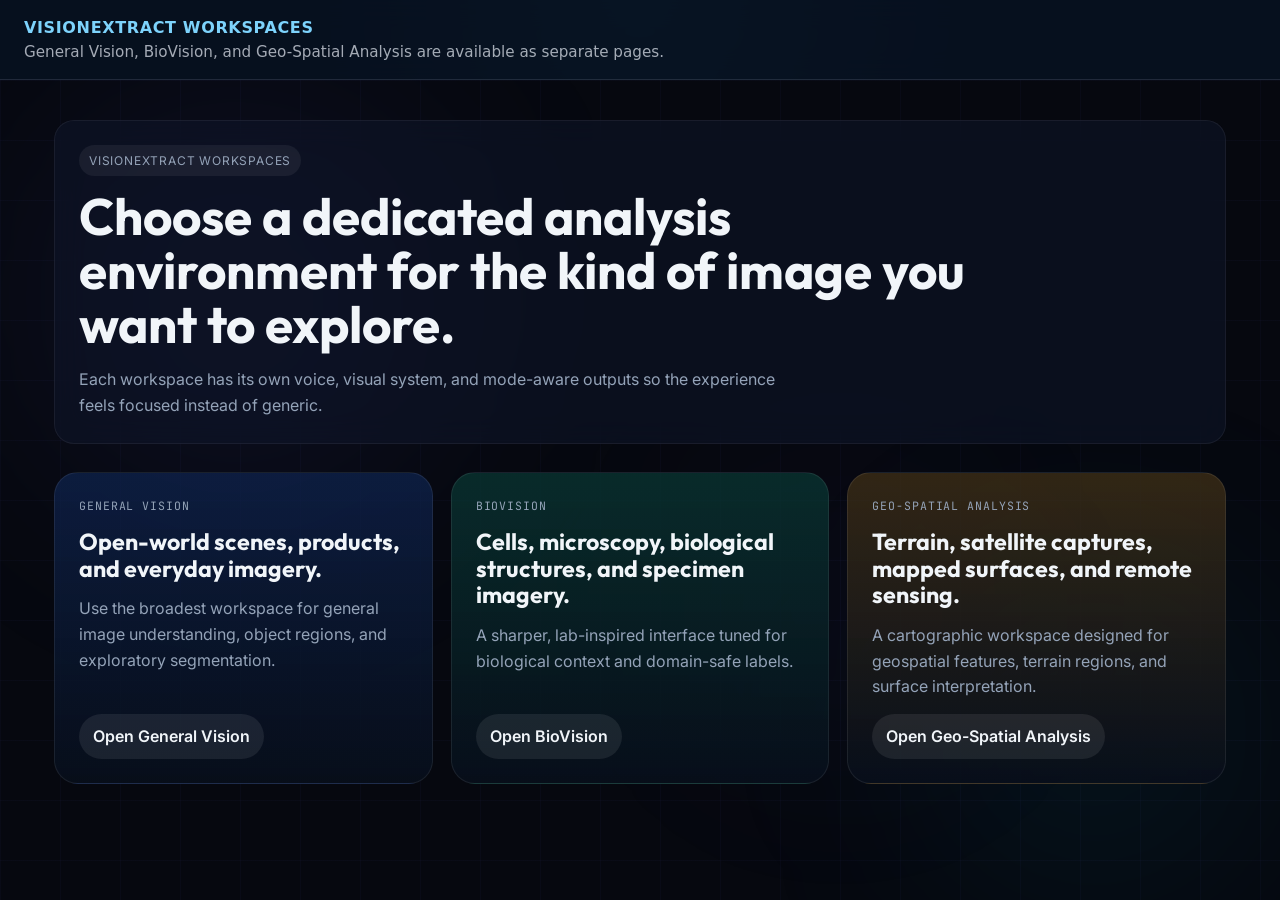
<file: index.html>
<!DOCTYPE html>
<html lang="en">
<head>
    <meta charset="UTF-8">
    <meta name="viewport" content="width=device-width, initial-scale=1.0">
    <title>VisionExtract</title>
    <style>
        :root {
            color-scheme: dark;
        }

        * {
            box-sizing: border-box;
        }

        body {
            margin: 0;
            min-height: 100vh;
            background:
                radial-gradient(circle at top, rgba(34, 211, 238, 0.18), transparent 28%),
                radial-gradient(circle at bottom right, rgba(99, 102, 241, 0.18), transparent 35%),
                #07111f;
            color: #f8fafc;
            font-family: Inter, system-ui, sans-serif;
        }

        .shell {
            min-height: 100vh;
            display: grid;
            grid-template-rows: auto 1fr;
        }

        .bar {
            padding: 18px 24px;
            border-bottom: 1px solid rgba(148, 163, 184, 0.18);
            background: rgba(7, 17, 31, 0.88);
            backdrop-filter: blur(14px);
        }

        .title {
            margin: 0;
            font-size: 1rem;
            font-weight: 600;
            letter-spacing: 0.04em;
            text-transform: uppercase;
            color: #7dd3fc;
        }

        .subtitle {
            margin: 6px 0 0;
            color: rgba(226, 232, 240, 0.72);
            font-size: 0.95rem;
        }

        iframe {
            width: 100%;
            height: 100%;
            border: 0;
            background: transparent;
        }
    </style>
</head>
<body>
    <div class="shell">
        <header class="bar">
            <h1 class="title">VisionExtract Workspaces</h1>
            <p class="subtitle">General Vision, BioVision, and Geo-Spatial Analysis are available as separate pages.</p>
        </header>
        <iframe src="/frontend/index.html" title="VisionExtract Workspaces"></iframe>
    </div>
</body>
</html>
</file>
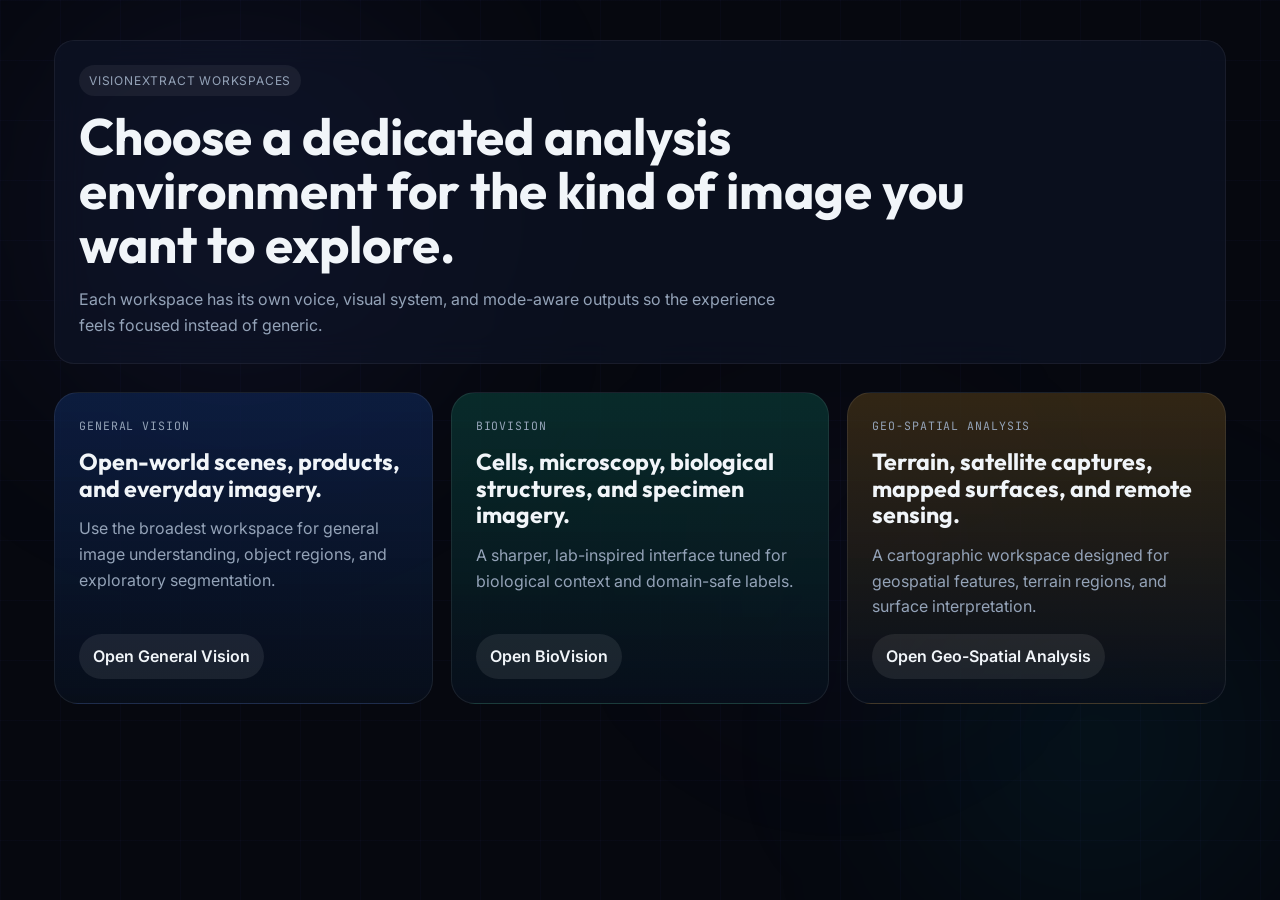
<file: frontend/index.html>
<!DOCTYPE html>
<html lang="en">
<head>
    <meta charset="UTF-8">
    <meta name="viewport" content="width=device-width, initial-scale=1.0">
    <title>VisionExtract | Domain Launcher</title>
    <meta name="description" content="Launch dedicated analysis workspaces for General Vision, BioVision, and Geo-Spatial Analysis.">
    <link rel="preconnect" href="https://fonts.googleapis.com">
    <link rel="preconnect" href="https://fonts.gstatic.com" crossorigin>
    <link href="https://fonts.googleapis.com/css2?family=Outfit:wght@300;400;500;600;700;800&family=Inter:wght@300;400;500;600;700&family=JetBrains+Mono:wght@400;500&display=swap" rel="stylesheet">
    <link rel="stylesheet" href="css/style.css">
</head>
<body class="launcher-page">
    <div class="bg-grid"></div>
    <div class="bg-glow bg-glow-1"></div>
    <div class="bg-glow bg-glow-2"></div>
    <div class="bg-glow bg-glow-3"></div>

    <main class="launcher-shell">
        <section class="launcher-hero glass-card">
            <div class="launcher-kicker">VisionExtract Workspaces</div>
            <h1>Choose a dedicated analysis environment for the kind of image you want to explore.</h1>
            <p class="launcher-copy">
                Each workspace has its own voice, visual system, and mode-aware outputs so the experience
                feels focused instead of generic.
            </p>
        </section>

        <section class="launcher-grid">
            <a class="launcher-card launcher-general" href="general-vision.html">
                <div class="launcher-card-eyebrow">General Vision</div>
                <h2>Open-world scenes, products, and everyday imagery.</h2>
                <p>Use the broadest workspace for general image understanding, object regions, and exploratory segmentation.</p>
                <span class="launcher-cta">Open General Vision</span>
            </a>

            <a class="launcher-card launcher-bio" href="biovision.html">
                <div class="launcher-card-eyebrow">BioVision</div>
                <h2>Cells, microscopy, biological structures, and specimen imagery.</h2>
                <p>A sharper, lab-inspired interface tuned for biological context and domain-safe labels.</p>
                <span class="launcher-cta">Open BioVision</span>
            </a>

            <a class="launcher-card launcher-space" href="geospatial-analysis.html">
                <div class="launcher-card-eyebrow">Geo-Spatial Analysis</div>
                <h2>Terrain, satellite captures, mapped surfaces, and remote sensing.</h2>
                <p>A cartographic workspace designed for geospatial features, terrain regions, and surface interpretation.</p>
                <span class="launcher-cta">Open Geo-Spatial Analysis</span>
            </a>
        </section>
    </main>
</body>
</html>
</file>
<file: frontend/css/style.css>
/* ════════════════════════════════════════════════════════════
   VisionExtract 2.0 — Premium Design System
   Dark glassmorphic theme with neon accents and micro-animations
   ════════════════════════════════════════════════════════════ */

/* ── Design Tokens ─────────────────────────────────────────── */
:root {
    /* Base Colors */
    --bg-base: #06080f;
    --bg-surface: #0c1120;
    --bg-elevated: #111827;
    --bg-card: rgba(17, 24, 39, 0.6);

    /* Glass */
    --glass-bg: rgba(15, 23, 42, 0.55);
    --glass-border: rgba(255, 255, 255, 0.06);
    --glass-hover: rgba(255, 255, 255, 0.04);

    /* Text */
    --text-primary: #f1f5f9;
    --text-secondary: #94a3b8;
    --text-muted: #64748b;
    --text-dim: #475569;

    /* Accent Palette */
    --accent-indigo: #818cf8;
    --accent-cyan: #22d3ee;
    --accent-violet: #a78bfa;
    --accent-emerald: #34d399;
    --accent-rose: #fb7185;
    --accent-amber: #fbbf24;
    --accent-sky: #38bdf8;

    /* Gradients */
    --gradient-primary: linear-gradient(135deg, #6366f1, #06b6d4);
    --gradient-bio: linear-gradient(135deg, #10b981, #06b6d4);
    --gradient-space: linear-gradient(135deg, #8b5cf6, #6366f1);
    --gradient-surface: linear-gradient(135deg, rgba(99, 102, 241, 0.1), rgba(6, 182, 212, 0.05));

    /* Shadows */
    --shadow-sm: 0 1px 2px rgba(0, 0, 0, 0.3);
    --shadow-md: 0 4px 16px rgba(0, 0, 0, 0.4);
    --shadow-lg: 0 12px 40px rgba(0, 0, 0, 0.5);
    --shadow-glow-indigo: 0 0 30px rgba(99, 102, 241, 0.15);
    --shadow-glow-cyan: 0 0 30px rgba(34, 211, 238, 0.15);

    /* Borders */
    --radius-xs: 6px;
    --radius-sm: 8px;
    --radius-md: 12px;
    --radius-lg: 16px;
    --radius-xl: 20px;
    --radius-2xl: 24px;
    --radius-full: 9999px;

    /* Typography */
    --font-heading: 'Outfit', system-ui, sans-serif;
    --font-body: 'Inter', system-ui, sans-serif;
    --font-mono: 'JetBrains Mono', 'Fira Code', monospace;

    /* Transitions */
    --transition-fast: 150ms cubic-bezier(0.4, 0, 0.2, 1);
    --transition-base: 250ms cubic-bezier(0.4, 0, 0.2, 1);
    --transition-slow: 400ms cubic-bezier(0.4, 0, 0.2, 1);
    --transition-spring: 500ms cubic-bezier(0.34, 1.56, 0.64, 1);
}


/* ── Reset & Base ──────────────────────────────────────────── */
*, *::before, *::after {
    box-sizing: border-box;
    margin: 0;
    padding: 0;
}

html {
    scroll-behavior: smooth;
    -webkit-font-smoothing: antialiased;
    -moz-osx-font-smoothing: grayscale;
}

body {
    font-family: var(--font-body);
    background: var(--bg-base);
    color: var(--text-primary);
    line-height: 1.6;
    min-height: 100vh;
    overflow-x: hidden;
}

body.mode-general {
    --gradient-primary: linear-gradient(135deg, #2563eb, #22d3ee);
}

body.mode-bio {
    --gradient-primary: linear-gradient(135deg, #10b981, #14b8a6);
    --accent-indigo: #34d399;
}

body.mode-space {
    --gradient-primary: linear-gradient(135deg, #f59e0b, #f97316);
    --accent-indigo: #fbbf24;
}

body.launcher-page {
    min-height: 100vh;
}

body.workspace-page {
    min-height: 100vh;
}

body.workspace-general-page {
    background:
        radial-gradient(circle at 15% 15%, rgba(37, 99, 235, 0.18), transparent 24%),
        radial-gradient(circle at 82% 18%, rgba(34, 211, 238, 0.16), transparent 22%),
        var(--bg-base);
}

body.workspace-bio-page {
    background:
        radial-gradient(circle at 14% 14%, rgba(16, 185, 129, 0.18), transparent 24%),
        radial-gradient(circle at 88% 20%, rgba(20, 184, 166, 0.15), transparent 24%),
        linear-gradient(180deg, rgba(7, 18, 14, 0.95), var(--bg-base));
}

body.workspace-space-page {
    background:
        radial-gradient(circle at 12% 16%, rgba(245, 158, 11, 0.18), transparent 25%),
        radial-gradient(circle at 84% 18%, rgba(249, 115, 22, 0.14), transparent 24%),
        linear-gradient(180deg, rgba(24, 16, 8, 0.9), var(--bg-base));
}

/* ── Animated Background ──────────────────────────────────── */
.bg-grid {
    position: fixed;
    inset: 0;
    z-index: -2;
    background-image:
        linear-gradient(rgba(99, 102, 241, 0.03) 1px, transparent 1px),
        linear-gradient(90deg, rgba(99, 102, 241, 0.03) 1px, transparent 1px);
    background-size: 60px 60px;
}

.bg-glow {
    position: fixed;
    border-radius: 50%;
    filter: blur(100px);
    z-index: -1;
    animation: floatGlow 20s ease-in-out infinite;
}
.bg-glow-1 {
    width: 600px; height: 600px;
    top: -10%; left: -5%;
    background: radial-gradient(circle, rgba(99, 102, 241, 0.12), transparent 70%);
}
.bg-glow-2 {
    width: 500px; height: 500px;
    bottom: -10%; right: -5%;
    background: radial-gradient(circle, rgba(6, 182, 212, 0.1), transparent 70%);
    animation-delay: -7s;
}
.bg-glow-3 {
    width: 400px; height: 400px;
    top: 40%; left: 50%;
    background: radial-gradient(circle, rgba(139, 92, 246, 0.06), transparent 70%);
    animation-delay: -14s;
}

@keyframes floatGlow {
    0%, 100% { transform: translate(0, 0) scale(1); }
    33% { transform: translate(30px, -40px) scale(1.1); }
    66% { transform: translate(-20px, 30px) scale(0.95); }
}


/* ── App Container ─────────────────────────────────────────── */
#app {
    max-width: 1200px;
    margin: 0 auto;
    padding: 20px 24px 60px;
    display: flex;
    flex-direction: column;
    gap: 28px;
}

.launcher-shell {
    max-width: 1220px;
    margin: 0 auto;
    padding: 40px 24px 64px;
    display: flex;
    flex-direction: column;
    gap: 28px;
}

.launcher-hero {
    padding: 32px;
    background:
        radial-gradient(circle at top left, rgba(34, 211, 238, 0.12), transparent 35%),
        radial-gradient(circle at bottom right, rgba(129, 140, 248, 0.16), transparent 35%),
        var(--glass-bg);
}

.launcher-kicker {
    display: inline-flex;
    padding: 6px 10px;
    border-radius: var(--radius-full);
    background: rgba(255, 255, 255, 0.06);
    color: var(--text-secondary);
    font-size: 0.75rem;
    text-transform: uppercase;
    letter-spacing: 0.8px;
    margin-bottom: 14px;
}

.launcher-hero h1 {
    font-family: var(--font-heading);
    font-size: clamp(2.2rem, 4vw, 4rem);
    line-height: 1.05;
    max-width: 900px;
}

.launcher-copy {
    margin-top: 16px;
    max-width: 720px;
    color: var(--text-secondary);
    font-size: 1rem;
}

.launcher-grid {
    display: grid;
    grid-template-columns: repeat(3, minmax(0, 1fr));
    gap: 18px;
}

.launcher-card {
    display: flex;
    flex-direction: column;
    gap: 14px;
    min-height: 300px;
    padding: 24px;
    border-radius: var(--radius-2xl);
    text-decoration: none;
    color: var(--text-primary);
    border: 1px solid rgba(255, 255, 255, 0.08);
    background: rgba(8, 15, 27, 0.72);
    transition: transform var(--transition-base), border-color var(--transition-base), box-shadow var(--transition-base);
}

.launcher-card:hover {
    transform: translateY(-4px);
}

.launcher-general {
    background:
        linear-gradient(180deg, rgba(37, 99, 235, 0.18), rgba(8, 15, 27, 0.78)),
        rgba(8, 15, 27, 0.72);
    box-shadow: 0 0 0 rgba(0, 0, 0, 0);
}

.launcher-bio {
    background:
        linear-gradient(180deg, rgba(16, 185, 129, 0.18), rgba(8, 15, 27, 0.78)),
        rgba(8, 15, 27, 0.72);
}

.launcher-space {
    background:
        linear-gradient(180deg, rgba(245, 158, 11, 0.18), rgba(8, 15, 27, 0.78)),
        rgba(8, 15, 27, 0.72);
}

.launcher-card-eyebrow {
    font-family: var(--font-mono);
    font-size: 0.72rem;
    text-transform: uppercase;
    letter-spacing: 0.9px;
    color: var(--text-secondary);
}

.launcher-card h2 {
    font-family: var(--font-heading);
    font-size: 1.45rem;
    line-height: 1.15;
}

.launcher-card p {
    color: var(--text-secondary);
}

.launcher-cta {
    margin-top: auto;
    display: inline-flex;
    align-items: center;
    width: fit-content;
    padding: 10px 14px;
    border-radius: var(--radius-full);
    background: rgba(255, 255, 255, 0.08);
    font-weight: 600;
}


/* ── Header ────────────────────────────────────────────────── */
.app-header {
    text-align: center;
    padding: 36px 0 12px;
}

.workspace-topbar {
    display: flex;
    justify-content: flex-start;
    margin-bottom: 18px;
}

.workspace-backlink {
    color: var(--text-secondary);
    text-decoration: none;
    font-size: 0.88rem;
}

.workspace-backlink:hover {
    color: var(--text-primary);
}

.header-inner {
    display: flex;
    align-items: center;
    justify-content: space-between;
    margin-bottom: 8px;
}

.brand {
    display: flex;
    align-items: center;
    gap: 12px;
}

.brand-icon {
    flex-shrink: 0;
    filter: drop-shadow(0 0 12px rgba(99, 102, 241, 0.4));
}

.brand h1 {
    font-family: var(--font-heading);
    font-size: 2.2rem;
    font-weight: 800;
    letter-spacing: -0.5px;
    line-height: 1;
}

.text-gradient {
    background: var(--gradient-primary);
    -webkit-background-clip: text;
    -webkit-text-fill-color: transparent;
    background-clip: text;
}



.header-status {
    display: flex;
    align-items: center;
    gap: 12px;
}

.status-indicator {
    display: flex;
    align-items: center;
    gap: 6px;
    font-size: 0.8rem;
    color: var(--text-muted);
}

.status-dot {
    width: 8px;
    height: 8px;
    border-radius: 50%;
    background: var(--text-muted);
    transition: background var(--transition-base);
}

.status-dot.online {
    background: var(--accent-emerald);
    box-shadow: 0 0 8px rgba(52, 211, 153, 0.5);
    animation: pulse-dot 2s ease infinite;
}

@keyframes pulse-dot {
    0%, 100% { opacity: 1; }
    50% { opacity: 0.5; }
}

.device-badge {
    font-family: var(--font-mono);
    font-size: 0.7rem;
    font-weight: 500;
    padding: 3px 10px;
    border-radius: var(--radius-full);
    background: rgba(99, 102, 241, 0.15);
    color: var(--accent-indigo);
    border: 1px solid rgba(99, 102, 241, 0.2);
}

.header-subtitle {
    font-size: 0.95rem;
    color: var(--text-secondary);
    margin-top: 4px;
    text-align: center;
}

.mode-hero {
    position: relative;
    overflow: hidden;
    background:
        radial-gradient(circle at top right, rgba(255, 255, 255, 0.08), transparent 28%),
        linear-gradient(135deg, rgba(255, 255, 255, 0.04), rgba(255, 255, 255, 0.01)),
        var(--glass-bg);
}

.mode-hero-grid {
    display: grid;
    grid-template-columns: 1.2fr 0.8fr;
    gap: 24px;
    align-items: center;
}

.mode-hero-kicker {
    color: var(--text-secondary);
    font-size: 0.76rem;
    text-transform: uppercase;
    letter-spacing: 0.9px;
    margin-bottom: 10px;
}

.mode-hero-title {
    font-family: var(--font-heading);
    font-size: clamp(2rem, 3vw, 3rem);
    line-height: 1.02;
}

.mode-hero-copy {
    margin-top: 14px;
    max-width: 640px;
    color: var(--text-secondary);
}

.mode-hero-pillars {
    display: flex;
    flex-wrap: wrap;
    gap: 10px;
    justify-content: flex-end;
}

.mode-hero-pill {
    padding: 10px 14px;
    border-radius: var(--radius-full);
    background: rgba(255, 255, 255, 0.06);
    border: 1px solid rgba(255, 255, 255, 0.08);
    font-size: 0.8rem;
    color: var(--text-primary);
}

.workspace-signature {
    position: relative;
    min-height: 220px;
    padding: 22px;
    border-radius: var(--radius-xl);
    border: 1px solid rgba(255, 255, 255, 0.08);
    overflow: hidden;
    display: flex;
    flex-direction: column;
    justify-content: space-between;
    gap: 18px;
}

.workspace-signature::before {
    content: "";
    position: absolute;
    inset: auto -40px -50px auto;
    width: 180px;
    height: 180px;
    border-radius: 50%;
    opacity: 0.35;
    filter: blur(10px);
}

.workspace-signature-title {
    position: relative;
    z-index: 1;
    font-family: var(--font-heading);
    font-size: 1.2rem;
    font-weight: 700;
}

.workspace-signature-copy {
    position: relative;
    z-index: 1;
    color: var(--text-secondary);
    max-width: 320px;
}

.workspace-signature .mode-hero-pillars {
    justify-content: flex-start;
    position: relative;
    z-index: 1;
}

.mode-hero-general {
    background:
        radial-gradient(circle at top right, rgba(34, 211, 238, 0.16), transparent 28%),
        linear-gradient(135deg, rgba(37, 99, 235, 0.18), rgba(34, 211, 238, 0.06)),
        var(--glass-bg);
}

.mode-hero-bio {
    background:
        radial-gradient(circle at top right, rgba(16, 185, 129, 0.18), transparent 28%),
        linear-gradient(135deg, rgba(16, 185, 129, 0.16), rgba(20, 184, 166, 0.05)),
        var(--glass-bg);
}

.mode-hero-space {
    background:
        radial-gradient(circle at top right, rgba(245, 158, 11, 0.18), transparent 28%),
        linear-gradient(135deg, rgba(245, 158, 11, 0.16), rgba(249, 115, 22, 0.05)),
        var(--glass-bg);
}

.workspace-signature-general {
    background:
        linear-gradient(135deg, rgba(37, 99, 235, 0.18), rgba(34, 211, 238, 0.08)),
        rgba(7, 14, 31, 0.6);
}

.workspace-signature-general::before {
    background: radial-gradient(circle, rgba(34, 211, 238, 0.7), transparent 65%);
}

.workspace-signature-bio {
    background:
        linear-gradient(135deg, rgba(16, 185, 129, 0.2), rgba(20, 184, 166, 0.08)),
        rgba(8, 22, 18, 0.62);
}

.workspace-signature-bio::before {
    background: radial-gradient(circle, rgba(52, 211, 153, 0.72), transparent 65%);
}

.workspace-signature-space {
    background:
        linear-gradient(135deg, rgba(245, 158, 11, 0.22), rgba(249, 115, 22, 0.08)),
        rgba(27, 18, 10, 0.62);
}

.workspace-signature-space::before {
    background: radial-gradient(circle, rgba(251, 191, 36, 0.72), transparent 65%);
}


/* ── Mode Selector ─────────────────────────────────────────── */
.mode-selector {
    display: flex;
    justify-content: center;
}

.mode-options {
    display: flex;
    gap: 8px;
    padding: 6px;
    background: var(--glass-bg);
    backdrop-filter: blur(16px);
    -webkit-backdrop-filter: blur(16px);
    border: 1px solid var(--glass-border);
    border-radius: var(--radius-xl);
}

.mode-btn {
    display: flex;
    flex-direction: column;
    align-items: center;
    gap: 2px;
    padding: 12px 28px;
    border: 1px solid transparent;
    border-radius: var(--radius-lg);
    background: transparent;
    color: var(--text-secondary);
    cursor: pointer;
    transition: all var(--transition-base);
    font-family: var(--font-body);
    position: relative;
    overflow: hidden;
}

.mode-btn:hover {
    background: var(--glass-hover);
    color: var(--text-primary);
}

.mode-btn.active {
    background: rgba(99, 102, 241, 0.12);
    border-color: rgba(99, 102, 241, 0.25);
    color: var(--text-primary);
    box-shadow: var(--shadow-glow-indigo);
}

.mode-btn.active[data-mode="bio"] {
    background: rgba(16, 185, 129, 0.12);
    border-color: rgba(16, 185, 129, 0.25);
    box-shadow: 0 0 30px rgba(16, 185, 129, 0.15);
}

.mode-btn.active[data-mode="space"] {
    background: rgba(139, 92, 246, 0.12);
    border-color: rgba(139, 92, 246, 0.25);
    box-shadow: 0 0 30px rgba(139, 92, 246, 0.15);
}

.mode-icon {
    font-size: 1.4rem;
}

.mode-label {
    font-weight: 600;
    font-size: 0.85rem;
}

.mode-desc {
    font-size: 0.68rem;
    color: var(--text-muted);
}


/* ── Glass Cards ───────────────────────────────────────────── */
.glass-card {
    background: var(--glass-bg);
    backdrop-filter: blur(16px);
    -webkit-backdrop-filter: blur(16px);
    border: 1px solid var(--glass-border);
    border-radius: var(--radius-xl);
    padding: 24px;
    transition: border-color var(--transition-base), box-shadow var(--transition-base);
}

.glass-card:hover {
    border-color: rgba(255, 255, 255, 0.1);
}


/* ── Input Section ─────────────────────────────────────────── */
.input-grid {
    display: grid;
    grid-template-columns: 1fr 1fr;
    gap: 20px;
}

.input-card {
    display: flex;
    flex-direction: column;
    gap: 16px;
}

.card-icon-header {
    display: flex;
    align-items: center;
    gap: 14px;
}

.icon-circle {
    width: 44px;
    height: 44px;
    border-radius: var(--radius-md);
    background: rgba(99, 102, 241, 0.12);
    color: var(--accent-indigo);
    display: flex;
    align-items: center;
    justify-content: center;
    flex-shrink: 0;
}

.icon-circle-cyan {
    background: rgba(34, 211, 238, 0.12);
    color: var(--accent-cyan);
}

.card-icon-header h3 {
    font-family: var(--font-heading);
    font-weight: 600;
    font-size: 1.05rem;
}

.card-icon-header p {
    font-size: 0.78rem;
}


/* ── Drop Zone ─────────────────────────────────────────────── */
.drop-zone {
    border: 2px dashed rgba(99, 102, 241, 0.2);
    border-radius: var(--radius-lg);
    padding: 32px;
    text-align: center;
    cursor: pointer;
    transition: all var(--transition-base);
    position: relative;
    overflow: hidden;
}

.drop-zone:hover, .drop-zone.drag-over {
    border-color: rgba(99, 102, 241, 0.5);
    background: rgba(99, 102, 241, 0.05);
}

.drop-zone-content {
    display: flex;
    flex-direction: column;
    align-items: center;
    gap: 8px;
    pointer-events: none;
}

.file-input-hidden {
    position: absolute;
    inset: 0;
    opacity: 0;
    cursor: pointer;
}

.text-accent { color: var(--accent-indigo); font-weight: 500; }
.text-muted { color: var(--text-muted); }
.text-xs { font-size: 0.75rem; }
.text-center { text-align: center; }


/* ── File Preview ──────────────────────────────────────────── */
.file-preview {
    border-radius: var(--radius-md);
    overflow: hidden;
    border: 1px solid var(--glass-border);
}

.file-preview img {
    width: 100%;
    max-height: 200px;
    object-fit: cover;
    display: block;
}

.file-info {
    display: flex;
    justify-content: space-between;
    align-items: center;
    padding: 8px 12px;
    background: rgba(0, 0, 0, 0.3);
}

.file-name {
    font-family: var(--font-mono);
    font-size: 0.78rem;
    color: var(--text-secondary);
    overflow: hidden;
    text-overflow: ellipsis;
    white-space: nowrap;
    max-width: 80%;
}

.btn-icon {
    background: none;
    border: none;
    color: var(--text-muted);
    cursor: pointer;
    padding: 4px;
    font-size: 0.9rem;
    transition: color var(--transition-fast);
}

.btn-icon:hover { color: var(--accent-rose); }


/* ── Slider ────────────────────────────────────────────────── */
.slider-group {
    display: flex;
    flex-direction: column;
    gap: 6px;
}

.slider-group label {
    font-size: 0.8rem;
    color: var(--text-secondary);
    font-weight: 500;
}

.slider-row {
    display: flex;
    align-items: center;
    gap: 12px;
}

.slider {
    flex: 1;
    -webkit-appearance: none;
    height: 4px;
    border-radius: 2px;
    background: rgba(255, 255, 255, 0.1);
    outline: none;
}

.slider::-webkit-slider-thumb {
    -webkit-appearance: none;
    width: 16px;
    height: 16px;
    border-radius: 50%;
    background: var(--accent-indigo);
    cursor: pointer;
    box-shadow: 0 0 8px rgba(99, 102, 241, 0.4);
    transition: transform var(--transition-fast);
}

.slider::-webkit-slider-thumb:hover {
    transform: scale(1.2);
}

.slider-value {
    font-family: var(--font-mono);
    font-size: 0.8rem;
    color: var(--accent-indigo);
    min-width: 36px;
    text-align: right;
}


/* ── Buttons ───────────────────────────────────────────────── */
.btn {
    display: inline-flex;
    align-items: center;
    justify-content: center;
    gap: 8px;
    padding: 11px 22px;
    border: none;
    border-radius: var(--radius-sm);
    font-family: var(--font-body);
    font-weight: 600;
    font-size: 0.88rem;
    cursor: pointer;
    transition: all var(--transition-base);
    text-decoration: none;
    position: relative;
    overflow: hidden;
}

.btn:active { transform: scale(0.97); }

.btn-primary {
    background: var(--gradient-primary);
    color: #fff;
    box-shadow: 0 4px 15px rgba(99, 102, 241, 0.25);
}

.btn-primary:hover {
    box-shadow: 0 6px 25px rgba(99, 102, 241, 0.4);
    transform: translateY(-1px);
}

.btn-primary:disabled {
    opacity: 0.5;
    cursor: not-allowed;
    transform: none;
}

.btn-secondary {
    background: rgba(255, 255, 255, 0.08);
    color: var(--text-primary);
    border: 1px solid var(--glass-border);
}

.btn-secondary:hover {
    background: rgba(255, 255, 255, 0.12);
}

.btn-outline {
    background: transparent;
    color: var(--accent-indigo);
    border: 1px solid rgba(99, 102, 241, 0.3);
}

.btn-outline:hover {
    background: rgba(99, 102, 241, 0.1);
}

.btn-outline-danger {
    background: transparent;
    color: var(--accent-rose);
    border: 1px solid rgba(251, 113, 133, 0.3);
}

.btn-outline-danger:hover {
    background: rgba(251, 113, 133, 0.1);
}

.btn-sm { padding: 7px 14px; font-size: 0.8rem; }
.btn-xs { padding: 4px 10px; font-size: 0.72rem; }

.btn-glow {
    width: 100%;
}

.btn-shimmer {
    position: absolute;
    top: 0;
    left: -100%;
    width: 50%;
    height: 100%;
    background: linear-gradient(90deg, transparent, rgba(255, 255, 255, 0.15), transparent);
    animation: shimmer 4s ease-in-out infinite 1s;
}

@keyframes shimmer {
    0% { left: -100%; }
    15% { left: 200%; }
    100% { left: 200%; }
}


/* ── Webcam ────────────────────────────────────────────────── */
.webcam-viewport {
    position: relative;
    width: 100%;
    aspect-ratio: 4/3;
    border-radius: var(--radius-md);
    overflow: hidden;
    background: #000;
    border: 1px solid var(--glass-border);
}

.webcam-viewport video {
    width: 100%;
    height: 100%;
    object-fit: cover;
    display: none;
}

.webcam-viewport video.active {
    display: block;
}

.webcam-placeholder {
    position: absolute;
    inset: 0;
    display: flex;
    flex-direction: column;
    align-items: center;
    justify-content: center;
    gap: 8px;
    color: var(--text-dim);
    font-family: var(--font-mono);
    font-size: 0.8rem;
}

.webcam-actions {
    display: flex;
    gap: 10px;
}

.webcam-actions .btn {
    flex: 1;
}


/* ── Loading ───────────────────────────────────────────────── */
.loading-card {
    text-align: center;
    padding: 48px;
}

.loading-spinner {
    position: relative;
    width: 64px;
    height: 64px;
    margin: 0 auto 24px;
}

.spinner-ring {
    position: absolute;
    inset: 0;
    border: 3px solid transparent;
    border-top-color: var(--accent-indigo);
    border-radius: 50%;
    animation: spin 1s linear infinite;
}

.ring-2 {
    inset: 6px;
    border-top-color: var(--accent-cyan);
    animation-duration: 1.5s;
    animation-direction: reverse;
}

.ring-3 {
    inset: 12px;
    border-top-color: var(--accent-violet);
    animation-duration: 2s;
}

@keyframes spin {
    to { transform: rotate(360deg); }
}

.loading-title {
    font-family: var(--font-heading);
    font-size: 1.2rem;
    margin-bottom: 20px;
}

.loading-stages {
    display: flex;
    flex-direction: column;
    gap: 8px;
    align-items: center;
}

.stage {
    display: flex;
    align-items: center;
    gap: 8px;
    font-size: 0.82rem;
    color: var(--text-dim);
    transition: color var(--transition-base);
}

.stage.active {
    color: var(--accent-indigo);
}

.stage.done {
    color: var(--accent-emerald);
}

.stage-dot {
    width: 6px;
    height: 6px;
    border-radius: 50%;
    background: currentColor;
}


/* ── Results Section ───────────────────────────────────────── */
.results-header {
    display: flex;
    justify-content: space-between;
    align-items: flex-start;
    flex-wrap: wrap;
    gap: 12px;
}

.results-header h2 {
    font-family: var(--font-heading);
    font-size: 1.6rem;
    font-weight: 700;
}

.results-actions {
    display: flex;
    align-items: center;
    gap: 10px;
}

.timing-badge {
    font-family: var(--font-mono);
    font-size: 0.72rem;
    padding: 4px 10px;
    border-radius: var(--radius-full);
    background: rgba(52, 211, 153, 0.12);
    color: var(--accent-emerald);
    border: 1px solid rgba(52, 211, 153, 0.2);
}


/* ── Insight Banner ────────────────────────────────────────── */
.insight-banner {
    display: flex;
    align-items: flex-start;
    gap: 16px;
    padding: 20px 24px;
    border-left: 3px solid var(--accent-indigo);
}

.insight-icon {
    font-size: 1.5rem;
    flex-shrink: 0;
}

.insight-content h4 {
    font-family: var(--font-heading);
    font-size: 0.95rem;
    margin-bottom: 4px;
}

.insight-content p {
    font-size: 0.85rem;
    color: var(--text-secondary);
    line-height: 1.5;
}

.insight-flags {
    margin-top: 8px;
}

.flag-item {
    font-size: 0.8rem;
    color: var(--accent-amber);
    margin-top: 4px;
}


/* ── Comparison Grid ───────────────────────────────────────── */
.comparison-grid {
    display: grid;
    grid-template-columns: 1fr 1fr;
    gap: 20px;
}

.image-card {
    display: flex;
    flex-direction: column;
    gap: 12px;
}

.image-card-header {
    display: flex;
    justify-content: space-between;
    align-items: center;
}

.image-card-header h3 {
    font-family: var(--font-heading);
    font-size: 0.95rem;
    font-weight: 600;
}

.image-card-primary {
    border-color: rgba(99, 102, 241, 0.2);
    box-shadow: var(--shadow-glow-indigo);
}

.image-frame {
    border-radius: var(--radius-md);
    overflow: hidden;
    background: #000;
    line-height: 0;
}

.image-frame img {
    width: 100%;
    height: auto;
    display: block;
    transition: transform var(--transition-slow);
}

.image-frame:hover img {
    transform: scale(1.02);
}


/* ── Stats Grid ────────────────────────────────────────────── */
.stats-grid {
    display: grid;
    grid-template-columns: repeat(4, 1fr);
    gap: 16px;
}

.stat-card {
    text-align: center;
    padding: 20px;
    transition: transform var(--transition-base), box-shadow var(--transition-base);
}

.stat-card:hover {
    transform: translateY(-3px);
    box-shadow: var(--shadow-glow-indigo);
}

.stat-value {
    display: block;
    font-family: var(--font-heading);
    font-size: 1.8rem;
    font-weight: 700;
    background: var(--gradient-primary);
    -webkit-background-clip: text;
    -webkit-text-fill-color: transparent;
    background-clip: text;
    margin-bottom: 4px;
}

.stat-label {
    font-size: 0.75rem;
    color: var(--text-muted);
    text-transform: uppercase;
    letter-spacing: 0.8px;
    font-weight: 500;
}


/* ── Timing Card ───────────────────────────────────────────── */
.timing-card h3 {
    font-family: var(--font-heading);
    font-size: 1rem;
    margin-bottom: 16px;
}

.timing-bars {
    display: flex;
    flex-direction: column;
    gap: 10px;
}

.timing-bar-row {
    display: flex;
    align-items: center;
    gap: 12px;
}

.timing-bar-label {
    min-width: 140px;
    font-size: 0.78rem;
    color: var(--text-secondary);
}

.timing-bar-track {
    flex: 1;
    height: 8px;
    background: rgba(255, 255, 255, 0.05);
    border-radius: 4px;
    overflow: hidden;
}

.timing-bar-fill {
    height: 100%;
    border-radius: 4px;
    transition: width 1s cubic-bezier(0.22, 1, 0.36, 1);
    min-width: 2px;
}

.timing-bar-value {
    min-width: 60px;
    text-align: right;
    font-family: var(--font-mono);
    font-size: 0.75rem;
    color: var(--text-muted);
}

.quality-card {
    display: flex;
    flex-direction: column;
    gap: 16px;
}

.quality-issues {
    display: flex;
    flex-wrap: wrap;
    gap: 10px;
}

.quality-issue {
    padding: 8px 12px;
    border-radius: var(--radius-full);
    border: 1px solid rgba(251, 191, 36, 0.25);
    background: rgba(251, 191, 36, 0.12);
    color: #fde68a;
    font-size: 0.85rem;
    font-weight: 600;
}

.quality-issue-ok {
    border-color: rgba(52, 211, 153, 0.24);
    background: rgba(52, 211, 153, 0.12);
    color: #a7f3d0;
}

.quality-metrics-grid {
    display: grid;
    grid-template-columns: repeat(auto-fit, minmax(170px, 1fr));
    gap: 12px;
}


/* ── Data Table ────────────────────────────────────────────── */
.table-header {
    display: flex;
    justify-content: space-between;
    align-items: center;
    margin-bottom: 16px;
}

.table-header h3 {
    font-family: var(--font-heading);
    font-size: 1rem;
}

.badge {
    font-size: 0.72rem;
    font-weight: 600;
    padding: 3px 10px;
    border-radius: var(--radius-full);
    background: rgba(99, 102, 241, 0.15);
    color: var(--accent-indigo);
    text-transform: uppercase;
    letter-spacing: 0.5px;
}

.table-scroll {
    overflow-x: auto;
}

.data-table {
    width: 100%;
    border-collapse: collapse;
    font-size: 0.82rem;
}

.data-table th {
    text-align: left;
    padding: 10px 12px;
    font-weight: 600;
    color: var(--text-muted);
    font-size: 0.72rem;
    text-transform: uppercase;
    letter-spacing: 0.8px;
    border-bottom: 1px solid var(--glass-border);
    white-space: nowrap;
}

.data-table td {
    padding: 10px 12px;
    border-bottom: 1px solid rgba(255, 255, 255, 0.03);
    font-family: var(--font-mono);
    font-size: 0.78rem;
    color: var(--text-secondary);
    white-space: nowrap;
}

.data-table tr:hover td {
    background: var(--glass-hover);
    color: var(--text-primary);
}

.data-table .label-cell {
    font-family: var(--font-body);
    font-weight: 500;
    color: var(--text-primary);
}


/* ── Domain Metrics ────────────────────────────────────────── */
.domain-metrics h3 {
    font-family: var(--font-heading);
    margin-bottom: 16px;
}

.metrics-grid {
    display: grid;
    grid-template-columns: repeat(auto-fill, minmax(180px, 1fr));
    gap: 12px;
}

.metric-item {
    padding: 14px;
    border-radius: var(--radius-md);
    background: rgba(255, 255, 255, 0.02);
    border: 1px solid rgba(255, 255, 255, 0.04);
}

.metric-item .metric-label {
    font-size: 0.7rem;
    color: var(--text-muted);
    text-transform: uppercase;
    letter-spacing: 0.5px;
    margin-bottom: 4px;
}

.metric-item .metric-value {
    font-family: var(--font-mono);
    font-size: 1.05rem;
    font-weight: 600;
    color: var(--text-primary);
}


/* ── Segments ──────────────────────────────────────────────── */
.segments-section .section-header {
    text-align: center;
    margin-bottom: 24px;
}

.segments-section .section-header h2 {
    font-family: var(--font-heading);
    font-size: 1.4rem;
    font-weight: 700;
    background: var(--gradient-primary);
    -webkit-background-clip: text;
    -webkit-text-fill-color: transparent;
    background-clip: text;
}

.segments-grid {
    display: grid;
    grid-template-columns: repeat(auto-fill, minmax(220px, 1fr));
    gap: 16px;
}

.segment-card {
    transition: transform var(--transition-base);
}

.segment-card:hover {
    transform: translateY(-4px);
}

.segment-card-header {
    display: flex;
    justify-content: space-between;
    align-items: center;
    margin-bottom: 10px;
}

.segment-label {
    font-weight: 600;
    font-size: 0.85rem;
    text-transform: capitalize;
}

.segment-score {
    font-family: var(--font-mono);
    font-size: 0.75rem;
    color: var(--accent-emerald);
}

.segment-image-wrapper {
    border-radius: var(--radius-sm);
    overflow: hidden;
    /* Checkerboard for transparency */
    background-image:
        linear-gradient(45deg, #1e293b 25%, transparent 25%),
        linear-gradient(-45deg, #1e293b 25%, transparent 25%),
        linear-gradient(45deg, transparent 75%, #1e293b 75%),
        linear-gradient(-45deg, transparent 75%, #1e293b 75%);
    background-size: 16px 16px;
    background-position: 0 0, 0 8px, 8px -8px, -8px 0;
    background-color: #0f172a;
}

.segment-image-wrapper img {
    width: 100%;
    display: block;
}

.segment-download {
    display: block;
    text-align: center;
    margin-top: 8px;
    font-size: 0.78rem;
    color: var(--accent-indigo);
    text-decoration: none;
    padding: 6px;
    border-radius: var(--radius-xs);
    transition: background var(--transition-fast);
}

.segment-download:hover {
    background: rgba(99, 102, 241, 0.1);
}


/* ── Analytics Dashboard ───────────────────────────────────── */
.analytics-section h2 {
    font-family: var(--font-heading);
    font-size: 1.4rem;
    margin-bottom: 20px;
}

.analytics-grid {
    display: grid;
    grid-template-columns: 1fr 1fr;
    gap: 16px;
}

.chart-card {
    padding: 20px;
}

.chart-card h4 {
    font-family: var(--font-heading);
    font-size: 0.9rem;
    font-weight: 600;
    margin-bottom: 16px;
    color: var(--text-secondary);
}

.chart-card canvas {
    width: 100% !important;
    height: auto !important;
}


/* ── History ───────────────────────────────────────────────── */
.history-section .section-header {
    display: flex;
    justify-content: space-between;
    align-items: center;
    margin-bottom: 16px;
}

.history-list {
    display: grid;
    grid-template-columns: repeat(auto-fit, minmax(320px, 1fr));
    gap: 14px;
}

.history-item {
    display: flex;
    flex-direction: column;
    gap: 14px;
    padding: 16px;
    border-radius: var(--radius-md);
    background: rgba(255, 255, 255, 0.02);
    border: 1px solid rgba(255, 255, 255, 0.04);
    cursor: pointer;
    transition: all var(--transition-fast);
}

.history-item:hover {
    background: rgba(255, 255, 255, 0.05);
    border-color: rgba(99, 102, 241, 0.2);
    transform: translateY(-2px);
    box-shadow: var(--shadow-glow-indigo);
}

.history-topline {
    display: flex;
    align-items: center;
    gap: 12px;
}

.history-mode {
    font-size: 1.2rem;
}

.history-info {
    flex: 1;
}

.history-filename {
    font-size: 0.82rem;
    font-weight: 500;
}

.history-meta {
    font-size: 0.72rem;
    color: var(--text-muted);
    font-family: var(--font-mono);
}

.history-objects {
    font-family: var(--font-mono);
    font-size: 0.8rem;
    color: var(--accent-indigo);
}

.history-preview-grid {
    display: grid;
    grid-template-columns: 1fr 1fr;
    gap: 12px;
}

.history-preview-card {
    display: flex;
    flex-direction: column;
    gap: 8px;
}

.history-preview-label {
    font-size: 0.72rem;
    letter-spacing: 0.6px;
    text-transform: uppercase;
    color: var(--text-muted);
}

.history-preview-frame {
    min-height: 140px;
    border-radius: var(--radius-md);
    overflow: hidden;
    border: 1px solid rgba(255, 255, 255, 0.06);
    background: rgba(255, 255, 255, 0.03);
    display: flex;
    align-items: center;
    justify-content: center;
}

.history-preview-frame img {
    width: 100%;
    height: 100%;
    min-height: 140px;
    max-height: 180px;
    object-fit: cover;
    display: block;
}

.history-thumb-fallback {
    font-size: 0.8rem;
    color: var(--text-muted);
}


/* ── Footer ────────────────────────────────────────────────── */
.app-footer {
    text-align: center;
    padding: 32px 0 0;
    border-top: 1px solid var(--glass-border);
}

.app-footer p {
    font-size: 0.85rem;
    color: var(--text-secondary);
}

.text-xs { font-size: 0.75rem; }


/* ── Animations ────────────────────────────────────────────── */
.fade-in {
    animation: fadeIn 0.6s ease forwards;
}

.fade-in-up {
    opacity: 0;
    transform: translateY(16px);
    animation: fadeInUp 0.5s ease forwards;
}

.scale-in {
    opacity: 0;
    transform: scale(0.95);
    animation: scaleIn 0.4s ease forwards;
}

@keyframes fadeIn {
    from { opacity: 0; }
    to { opacity: 1; }
}

@keyframes fadeInUp {
    from { opacity: 0; transform: translateY(16px); }
    to { opacity: 1; transform: translateY(0); }
}

@keyframes scaleIn {
    from { opacity: 0; transform: scale(0.95); }
    to { opacity: 1; transform: scale(1); }
}


/* ── Responsive ────────────────────────────────────────────── */
@media (max-width: 900px) {
    .launcher-grid,
    .input-grid,
    .comparison-grid,
    .analytics-grid,
    .mode-hero-grid {
        grid-template-columns: 1fr;
    }

    .stats-grid {
        grid-template-columns: repeat(2, 1fr);
    }

    .mode-options {
        flex-direction: column;
    }

    .mode-btn {
        flex-direction: row;
        gap: 10px;
        padding: 10px 20px;
    }

    .header-inner {
        flex-direction: column;
        gap: 12px;
    }

    .mode-hero-pillars {
        justify-content: flex-start;
    }

    .brand h1 {
        font-size: 1.6rem;
    }
}

@media (max-width: 600px) {
    #app {
        padding: 12px 14px 40px;
        gap: 20px;
    }

    .stats-grid {
        grid-template-columns: 1fr 1fr;
    }

    .segments-grid {
        grid-template-columns: repeat(auto-fill, minmax(150px, 1fr));
    }
}
</file>
